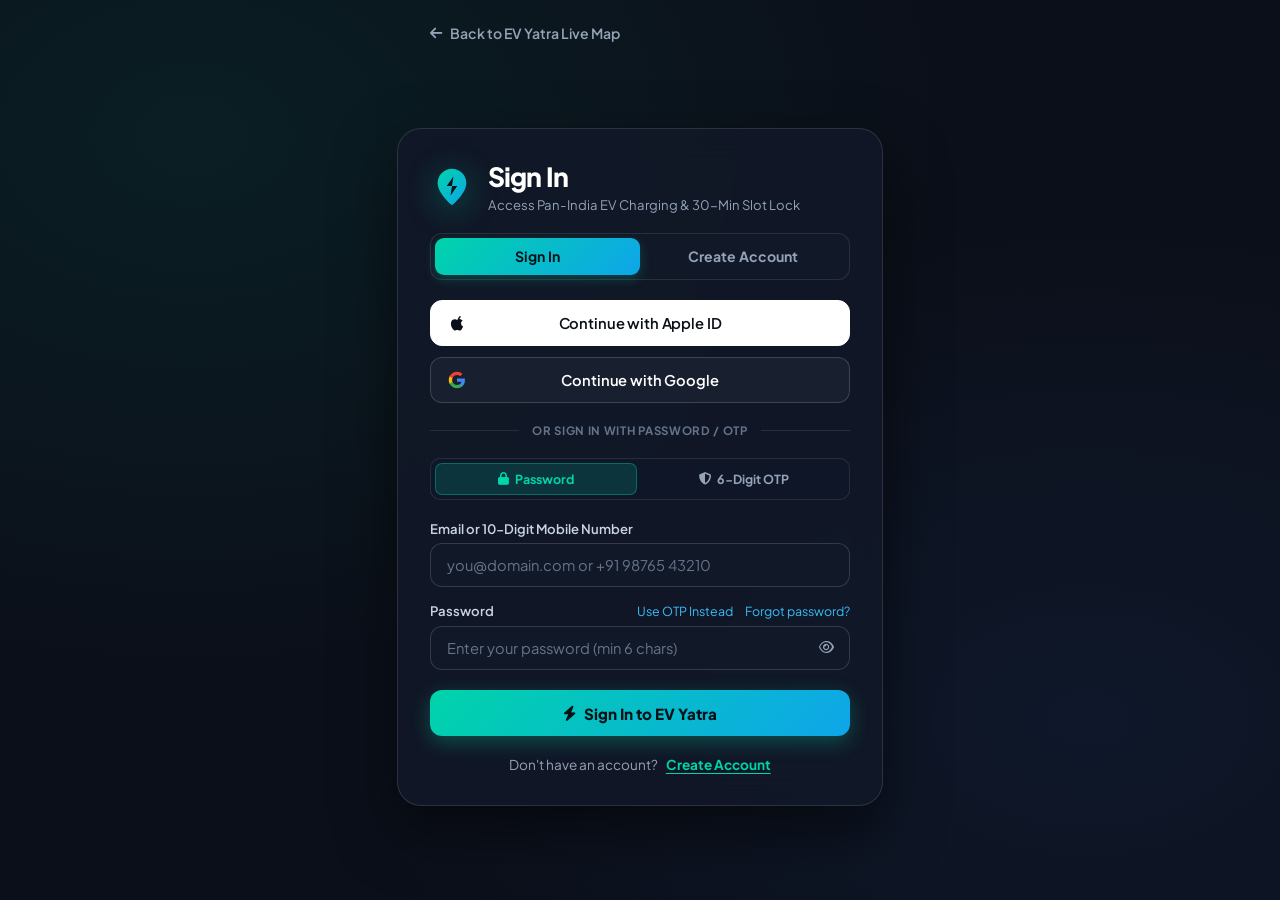
<file: docs/login.html>
<!DOCTYPE html>
<html lang="en">
<head>
  <meta charset="UTF-8" />
  <meta name="viewport" content="width=device-width, initial-scale=1.0, maximum-scale=1.0, user-scalable=no" />
  <title>Sign In / Create Account — EV Yatra</title>
  <meta name="description" content="Sign in or create your account on EV Yatra Smart EV Grid Platform" />
  <link rel="preconnect" href="https://fonts.googleapis.com" />
  <link rel="preconnect" href="https://fonts.gstatic.com" crossorigin />
  <link href="https://fonts.googleapis.com/css2?family=Plus+Jakarta+Sans:wght@400;500;600;700;800&family=Inter:wght@400;500;600;700&display=swap" rel="stylesheet" />
  <link rel="stylesheet" href="https://cdnjs.cloudflare.com/ajax/libs/font-awesome/6.4.0/css/all.min.css" />
  <!-- Favicon -->
  <link rel="icon" type="image/svg+xml" href="favicon.svg" />
  <link rel="shortcut icon" href="favicon.svg" />
  <link rel="alternate icon" href="data:image/svg+xml,<svg xmlns='http://www.w3.org/2000/svg' viewBox='0 0 64 64'><rect width='64' height='64' rx='16' fill='%230B0F19'/><circle cx='32' cy='32' r='26' fill='%2300D4AA'/><path d='M34 14 L22 34 L31 34 L30 50 L42 30 L33 30 Z' fill='%23041318'/></svg>" />
  <style>
    body.auth-page-body {
      margin: 0;
      padding: 0;
      min-height: 100vh;
      background-color: #0b0f19;
      background-image:
        radial-gradient(at 15% 15%, rgba(0, 212, 170, 0.08) 0px, transparent 50%),
        radial-gradient(at 85% 80%, rgba(59, 130, 246, 0.08) 0px, transparent 50%);
      color: #ffffff;
      font-family: 'Plus Jakarta Sans', -apple-system, BlinkMacSystemFont, 'Segoe UI', Roboto, sans-serif;
      display: flex;
      flex-direction: column;
      align-items: center;
      justify-content: center;
      box-sizing: border-box;
      padding: 1.5rem;
    }

    .auth-page-container {
      width: 100%;
      max-width: 420px;
      background: rgba(17, 24, 39, 0.9);
      border: 1px solid rgba(255, 255, 255, 0.12);
      border-radius: 24px;
      padding: 2rem;
      display: flex;
      flex-direction: column;
      margin: auto;
      box-shadow: 0 24px 60px rgba(0, 0, 0, 0.55);
      backdrop-filter: blur(16px);
    }

    .auth-nav-top {
      width: 100%;
      max-width: 420px;
      margin-bottom: 1rem;
      display: flex;
      justify-content: space-between;
      align-items: center;
    }

    .back-home-link {
      display: inline-flex;
      align-items: center;
      gap: 0.5rem;
      color: #94a3b8;
      text-decoration: none;
      font-size: 0.88rem;
      font-weight: 600;
      transition: color 0.2s ease;
    }

    .back-home-link:hover {
      color: #00d4aa;
    }

    .auth-header-row {
      display: flex;
      align-items: center;
      gap: 0.85rem;
      margin-bottom: 1.25rem;
    }

    .brand-gradient-logo {
      width: 44px;
      height: 44px;
      flex-shrink: 0;
    }

    .brand-gradient-logo svg {
      width: 100%;
      height: 100%;
      display: block;
      filter: drop-shadow(0 6px 16px rgba(0, 212, 170, 0.35));
    }

    .auth-page-title {
      font-size: 1.65rem;
      font-weight: 800;
      letter-spacing: -0.03em;
      color: #ffffff;
      margin: 0;
      line-height: 1.2;
    }

    .auth-page-subtitle {
      font-size: 0.82rem;
      color: #94a3b8;
      margin: 0.2rem 0 0 0;
    }

    /* Mode Tabs */
    .auth-mode-tabs {
      display: grid;
      grid-template-columns: 1fr 1fr;
      background: #111827;
      border: 1px solid rgba(255, 255, 255, 0.1);
      border-radius: 12px;
      padding: 4px;
      margin-bottom: 1.25rem;
    }

    .auth-mode-tab {
      background: transparent;
      border: none;
      color: #94a3b8;
      font-family: inherit;
      font-size: 0.88rem;
      font-weight: 700;
      padding: 0.6rem;
      border-radius: 9px;
      cursor: pointer;
      transition: all 0.2s ease;
    }

    .auth-mode-tab.active {
      background: linear-gradient(135deg, #00d4aa, #0ea5e9);
      color: #041318;
      box-shadow: 0 4px 12px rgba(0, 212, 170, 0.25);
    }

    /* Social Buttons Stack */
    .auth-oauth-stack {
      display: flex;
      flex-direction: column;
      gap: 0.7rem;
      width: 100%;
    }

    .oauth-pill-btn {
      width: 100%;
      height: 46px;
      border-radius: 12px;
      background: #181f2e;
      border: 1px solid rgba(255, 255, 255, 0.16);
      color: #ffffff;
      font-size: 0.92rem;
      font-weight: 600;
      font-family: inherit;
      display: flex;
      align-items: center;
      justify-content: center;
      position: relative;
      cursor: pointer;
      transition: all 0.2s ease;
      user-select: none;
      box-sizing: border-box;
      padding: 0 1rem;
    }

    .oauth-pill-btn:hover {
      background: #222b3d;
      border-color: rgba(255, 255, 255, 0.35);
      transform: translateY(-1px);
    }

    .oauth-pill-btn.apple-btn {
      background: #ffffff;
      color: #0b0f19;
      border-color: #ffffff;
    }

    .oauth-pill-btn.apple-btn:hover {
      background: #f1f5f9;
      box-shadow: 0 6px 20px rgba(255, 255, 255, 0.18);
    }

    .oauth-pill-icon {
      position: absolute;
      left: 16px;
      display: flex;
      align-items: center;
      justify-content: center;
      width: 20px;
      height: 20px;
    }

    .oauth-pill-text {
      text-align: center;
      letter-spacing: -0.01em;
    }

    /* Divider */
    .auth-divider-wrap {
      display: flex;
      align-items: center;
      margin: 1.25rem 0;
      width: 100%;
    }

    .auth-divider-line {
      flex: 1;
      height: 1px;
      background: rgba(255, 255, 255, 0.1);
    }

    .auth-divider-label {
      padding: 0 0.85rem;
      font-size: 0.72rem;
      font-weight: 700;
      color: #64748b;
      letter-spacing: 0.06em;
      text-transform: uppercase;
    }

    /* Form Fields */
    .auth-form-body {
      display: flex;
      flex-direction: column;
      gap: 0.95rem;
      width: 100%;
    }

    .auth-field-row {
      display: flex;
      flex-direction: column;
      gap: 0.4rem;
      width: 100%;
      text-align: left;
    }

    .auth-field-label {
      font-size: 0.82rem;
      font-weight: 600;
      color: #cbd5e1;
      margin: 0;
    }

    .auth-label-flex {
      display: flex;
      justify-content: space-between;
      align-items: center;
    }

    .auth-sub-link {
      color: #38bdf8;
      font-size: 0.78rem;
      text-decoration: none;
      cursor: pointer;
    }

    .auth-sub-link:hover {
      text-decoration: underline;
    }

    .auth-pill-input {
      width: 100%;
      height: 44px;
      border-radius: 12px;
      background: #111827;
      border: 1px solid rgba(255, 255, 255, 0.15);
      color: #ffffff;
      font-size: 0.92rem;
      font-family: inherit;
      padding: 0 1rem;
      box-sizing: border-box;
      outline: none;
      transition: all 0.2s ease;
    }

    .auth-pill-input::placeholder {
      color: #64748b;
    }

    .auth-pill-input:focus {
      border-color: #00d4aa;
      background: #151e30;
      box-shadow: 0 0 0 3px rgba(0, 212, 170, 0.2);
    }

    .auth-input-eye-wrap {
      position: relative;
      width: 100%;
    }

    .auth-eye-toggle {
      position: absolute;
      right: 12px;
      top: 50%;
      transform: translateY(-50%);
      background: transparent;
      border: none;
      color: #94a3b8;
      cursor: pointer;
      padding: 4px;
      display: flex;
      align-items: center;
      justify-content: center;
    }

    .auth-eye-toggle:hover {
      color: #ffffff;
    }

    /* Main Submit Button */
    .auth-main-submit-btn {
      width: 100%;
      height: 46px;
      border-radius: 12px;
      background: linear-gradient(135deg, #00d4aa, #0ea5e9);
      border: none;
      color: #041318;
      font-size: 0.95rem;
      font-weight: 800;
      font-family: inherit;
      cursor: pointer;
      display: flex;
      align-items: center;
      justify-content: center;
      gap: 0.5rem;
      margin-top: 0.35rem;
      transition: all 0.2s ease;
      box-shadow: 0 6px 20px rgba(0, 212, 170, 0.3);
    }

    .auth-main-submit-btn:hover {
      transform: translateY(-1px);
      box-shadow: 0 8px 25px rgba(0, 212, 170, 0.45);
    }

    .auth-main-submit-btn:disabled {
      opacity: 0.7;
      cursor: not-allowed;
    }

    /* Mode Switcher Link */
    .auth-toggle-note {
      text-align: center;
      margin-top: 1.25rem;
      font-size: 0.85rem;
      color: #94a3b8;
    }

    .auth-toggle-link {
      color: #00d4aa;
      font-weight: 700;
      text-decoration: underline;
      text-underline-offset: 3px;
      cursor: pointer;
      margin-left: 0.35rem;
    }

    /* Modal Backdrop */
    .account-picker-modal {
      position: fixed;
      inset: 0;
      background: rgba(0, 0, 0, 0.78);
      backdrop-filter: blur(8px);
      display: flex;
      align-items: center;
      justify-content: center;
      z-index: 9999;
      padding: 1rem;
    }

    .account-picker-card {
      background: #141b29;
      border: 1px solid rgba(255, 255, 255, 0.15);
      border-radius: 20px;
      width: 100%;
      max-width: 400px;
      padding: 1.5rem;
      box-shadow: 0 24px 60px rgba(0, 0, 0, 0.7);
      display: flex;
      flex-direction: column;
      gap: 1rem;
    }

    .picker-title {
      font-size: 1.15rem;
      font-weight: 800;
      color: #fff;
      margin: 0;
      display: flex;
      align-items: center;
      justify-content: space-between;
    }

    .toast-popup {
      position: fixed;
      bottom: 24px;
      left: 50%;
      transform: translateX(-50%);
      background: #1e293b;
      color: #ffffff;
      padding: 0.8rem 1.35rem;
      border-radius: 9999px;
      font-size: 0.88rem;
      font-weight: 600;
      box-shadow: 0 10px 30px rgba(0, 0, 0, 0.5);
      border: 1px solid rgba(0, 212, 170, 0.35);
      z-index: 10000;
      display: none;
    }

    /* Login Method Sub-Toggle (Password vs 6-Digit OTP) */
    .login-method-switch {
      display: grid;
      grid-template-columns: 1fr 1fr;
      gap: 6px;
      background: rgba(15, 23, 42, 0.85);
      border: 1px solid rgba(255, 255, 255, 0.1);
      border-radius: 10px;
      padding: 4px;
      margin-bottom: 0.25rem;
    }

    .login-method-btn {
      background: transparent;
      border: none;
      color: #94a3b8;
      font-family: inherit;
      font-size: 0.78rem;
      font-weight: 700;
      padding: 0.45rem 0.5rem;
      border-radius: 7px;
      cursor: pointer;
      display: flex;
      align-items: center;
      justify-content: center;
      gap: 0.4rem;
      transition: all 0.2s ease;
    }

    .login-method-btn.active {
      background: rgba(0, 212, 170, 0.16);
      color: #00d4aa;
      border: 1px solid rgba(0, 212, 170, 0.35);
    }

    /* 6-Digit OTP Boxes */
    .otp-digits-row {
      display: grid;
      grid-template-columns: repeat(6, 1fr);
      gap: 0.5rem;
      margin-top: 0.25rem;
    }

    .otp-digit-box {
      width: 100%;
      height: 48px;
      border-radius: 12px;
      background: #0f172a;
      border: 1.5px solid rgba(0, 212, 170, 0.3);
      color: #00d4aa;
      font-size: 1.25rem;
      font-weight: 800;
      text-align: center;
      font-family: 'Plus Jakarta Sans', monospace;
      outline: none;
      transition: all 0.2s ease;
      box-sizing: border-box;
    }

    .otp-digit-box:focus {
      border-color: #00d4aa;
      background: #152238;
      box-shadow: 0 0 0 3px rgba(0, 212, 170, 0.22);
      transform: translateY(-1px);
    }

    .otp-meta-bar {
      display: flex;
      justify-content: space-between;
      align-items: center;
      font-size: 0.76rem;
      color: #94a3b8;
      margin-top: 0.35rem;
    }

    /* Live SMS / Email OTP Push Notification Banner */
    .otp-push-banner {
      position: fixed;
      top: 18px;
      left: 50%;
      transform: translateX(-50%);
      width: 92%;
      max-width: 430px;
      background: linear-gradient(135deg, rgba(15, 23, 42, 0.98), rgba(17, 24, 39, 0.98));
      border: 1.5px solid #00d4aa;
      border-radius: 16px;
      padding: 0.9rem 1.1rem;
      box-shadow: 0 20px 50px rgba(0, 0, 0, 0.75), 0 0 25px rgba(0, 212, 170, 0.25);
      z-index: 10005;
      display: none;
      align-items: center;
      justify-content: space-between;
      gap: 0.85rem;
      animation: slideDownOtp 0.3s cubic-bezier(0.16, 1, 0.3, 1);
    }

    @keyframes slideDownOtp {
      from { opacity: 0; transform: translate(-50%, -20px); }
      to { opacity: 1; transform: translate(-50%, 0); }
    }
  </style>
</head>
<body class="auth-page-body">

  <!-- Live SMS / Email OTP Push Notification Banner -->
  <div id="otpPushBanner" class="otp-push-banner">
    <div style="display:flex;align-items:center;gap:0.75rem;">
      <div style="width:38px;height:38px;border-radius:10px;background:rgba(0,212,170,0.15);border:1px solid rgba(0,212,170,0.4);display:flex;align-items:center;justify-content:center;color:#00d4aa;font-size:1.1rem;flex-shrink:0;">
        <i class="fa-solid fa-comment-sms"></i>
      </div>
      <div>
        <div style="font-size:0.7rem;font-weight:800;text-transform:uppercase;letter-spacing:0.06em;color:#00d4aa;">
          EV-YATRA SECURITY OTP • NOW
        </div>
        <div style="font-size:0.84rem;color:#e2e8f0;margin-top:2px;">
          Your verification code is <strong id="otpPushCodeText" style="font-size:1.05rem;color:#fff;letter-spacing:2px;background:rgba(255,255,255,0.1);padding:1px 6px;border-radius:6px;">------</strong>
        </div>
      </div>
    </div>
    <div style="display:flex;align-items:center;gap:0.4rem;">
      <button type="button" id="btnAutoFillOtp" style="background:linear-gradient(135deg,#00d4aa,#0ea5e9);border:none;color:#041318;font-weight:800;font-size:0.75rem;padding:0.45rem 0.75rem;border-radius:8px;cursor:pointer;white-space:nowrap;">
        Auto-Fill
      </button>
      <button type="button" onclick="document.getElementById('otpPushBanner').style.display='none'" style="background:none;border:none;color:#64748b;cursor:pointer;font-size:0.95rem;padding:4px;">
        <i class="fa-solid fa-xmark"></i>
      </button>
    </div>
  </div>

  <div class="auth-nav-top">
    <a href="/" class="back-home-link">
      <i class="fa-solid fa-arrow-left"></i>
      <span>Back to EV Yatra Live Map</span>
    </a>
  </div>

  <div class="auth-page-container">
    <div class="auth-header-row">
      <div class="brand-gradient-logo">
        <svg viewBox="0 0 46 46" fill="none" xmlns="http://www.w3.org/2000/svg">
          <defs>
            <linearGradient id="logoFluidGrad" x1="0%" y1="0%" x2="100%" y2="100%">
              <stop offset="0%" stop-color="#00D4AA" />
              <stop offset="100%" stop-color="#0EA5E9" />
            </linearGradient>
          </defs>
          <path d="M23 4C14.7 4 8 10.7 8 19C8 28.5 20.3 39.8 21.8 41.2C22.5 41.8 23.5 41.8 24.2 41.2C25.7 39.8 38 28.5 38 19C38 10.7 31.3 4 23 4Z" fill="url(#logoFluidGrad)" />
          <path d="M24.5 12L17.5 22H23L21.5 32L28.5 22H23L24.5 12Z" fill="#041318" />
        </svg>
      </div>
      <div>
        <h1 class="auth-page-title" id="pageAuthTitle">Sign In</h1>
        <p class="auth-page-subtitle" id="pageAuthSubtitle">Access Pan-India EV Charging &amp; 30-Min Slot Lock</p>
      </div>
    </div>

    <!-- Mode Switcher Tabs -->
    <div class="auth-mode-tabs">
      <button type="button" class="auth-mode-tab active" id="tabLoginBtn" onclick="switchAuthMode('login')">Sign In</button>
      <button type="button" class="auth-mode-tab" id="tabSignupBtn" onclick="switchAuthMode('signup')">Create Account</button>
    </div>

    <!-- 1. OAuth Buttons Stack (Real Apple ID & Google) -->
    <div class="auth-oauth-stack">
      <!-- Continue with Apple ID -->
      <button type="button" class="oauth-pill-btn apple-btn" id="btnAppleAuth">
        <span class="oauth-pill-icon">
          <svg viewBox="0 0 24 24" width="18" height="18" fill="#0b0f19">
            <path d="M18.71 19.5c-.83 1.24-1.71 2.45-3.05 2.47-1.34.03-1.77-.79-3.29-.79-1.53 0-2 .77-3.27.82-1.31.05-2.3-1.32-3.14-2.53C4.25 17 2.94 12.45 4.7 9.39c.87-1.52 2.43-2.48 4.12-2.51 1.28-.02 2.5.87 3.29.87.78 0 2.26-1.07 3.81-.91.65.03 2.47.26 3.64 1.98-.09.06-2.17 1.28-2.15 3.81.03 3.02 2.65 4.03 2.68 4.04-.03.07-.42 1.44-1.38 2.83M15.97 5.66c.62-.75 1.04-1.8 1.01-2.85-.92.04-2.07.62-2.73 1.38-.58.66-1.1 1.72-1.03 2.76 1.03.08 2.12-.55 2.75-1.29z"/>
          </svg>
        </span>
        <span class="oauth-pill-text">Continue with Apple ID</span>
      </button>

      <!-- Continue with Google -->
      <button type="button" class="oauth-pill-btn" id="btnGoogleAuth">
        <span class="oauth-pill-icon">
          <svg viewBox="0 0 24 24" width="18" height="18">
            <path fill="#4285F4" d="M22.56 12.25c0-.78-.07-1.53-.2-2.25H12v4.26h5.92c-.26 1.37-1.04 2.53-2.21 3.31v2.77h3.57c2.08-1.92 3.28-4.74 3.28-8.09z"/>
            <path fill="#34A853" d="M12 23c2.97 0 5.46-.98 7.28-2.66l-3.57-2.77c-.98.66-2.23 1.06-3.71 1.06-2.86 0-5.29-1.93-6.16-4.53H2.18v2.84C3.99 20.53 7.7 23 12 23z"/>
            <path fill="#FBBC05" d="M5.84 14.09c-.22-.66-.35-1.36-.35-2.09s.13-1.43.35-2.09V7.06H2.18C1.43 8.55 1 10.22 1 12s.43 3.45 1.18 4.94l2.85-2.22.81-.63z"/>
            <path fill="#EA4335" d="M12 5.38c1.62 0 3.06.56 4.21 1.64l3.15-3.15C17.45 2.09 14.97 1 12 1 7.7 1 3.99 3.47 2.18 7.06l3.66 2.84c.87-2.6 3.3-4.52 6.16-4.52z"/>
          </svg>
        </span>
        <span class="oauth-pill-text">Continue with Google</span>
      </button>
    </div>

    <!-- 2. OR Divider -->
    <div class="auth-divider-wrap">
      <div class="auth-divider-line"></div>
      <span class="auth-divider-label" id="dividerLabelText">OR SIGN IN WITH PASSWORD / OTP</span>
      <div class="auth-divider-line"></div>
    </div>

    <!-- 3. Form -->
    <form id="standaloneAuthForm" class="auth-form-body">
      <!-- Login Sub-Method Switch (Password vs 6-Digit OTP) -->
      <div class="login-method-switch" id="loginMethodSwitch">
        <button type="button" class="login-method-btn active" id="btnMethodPassword" onclick="setLoginSubMethod('password')">
          <i class="fa-solid fa-lock"></i> Password
        </button>
        <button type="button" class="login-method-btn" id="btnMethodOtp" onclick="setLoginSubMethod('otp')">
          <i class="fa-solid fa-shield-halved"></i> 6-Digit OTP
        </button>
      </div>

      <!-- Full Name (Visible in Sign Up mode) -->
      <div class="auth-field-row" id="rowNameField" style="display: none;">
        <label class="auth-field-label" for="inputName">Full Name</label>
        <input type="text" id="inputName" class="auth-pill-input" placeholder="Enter your full name" autocomplete="name" />
      </div>

      <!-- Email / Mobile Field -->
      <div class="auth-field-row">
        <label class="auth-field-label" for="inputEmail" id="lblIdentifier">Email or 10-Digit Mobile Number</label>
        <input type="text" id="inputEmail" class="auth-pill-input" placeholder="you@domain.com or +91 98765 43210" required autocomplete="username" />
      </div>

      <!-- Phone Field (Visible in Sign Up mode) -->
      <div class="auth-field-row" id="rowPhoneField" style="display: none;">
        <label class="auth-field-label" for="inputPhone">Mobile Number</label>
        <input type="tel" id="inputPhone" class="auth-pill-input" placeholder="+91 98765 43210" autocomplete="tel" />
      </div>

      <!-- Password Field -->
      <div class="auth-field-row" id="rowPasswordField">
        <div class="auth-label-flex">
          <label class="auth-field-label" for="inputPassword" id="lblPassword">Password</label>
          <div style="display:flex;gap:0.75rem;">
            <a href="#" class="auth-sub-link" id="linkQuickOtp" onclick="event.preventDefault(); setLoginSubMethod('otp');">Use OTP Instead</a>
            <a href="#" class="auth-sub-link" id="linkForgotPassword" onclick="event.preventDefault(); openResetPasswordModal();">Forgot password?</a>
          </div>
        </div>
        <div class="auth-input-eye-wrap">
          <input type="password" id="inputPassword" class="auth-pill-input" placeholder="Enter your password (min 6 chars)" autocomplete="current-password" />
          <button type="button" class="auth-eye-toggle" id="btnTogglePasswordEye" title="Show/Hide Password">
            <i class="fa-regular fa-eye"></i>
          </button>
        </div>
      </div>

      <!-- 6-Digit OTP Verification Section (Visible in OTP mode after sending OTP) -->
      <div class="auth-field-row" id="rowOtpVerification" style="display: none;">
        <div class="auth-label-flex">
          <label class="auth-field-label">Enter 6-Digit Verification OTP</label>
          <span id="otpCountdownBadge" style="font-size:0.75rem;color:#00d4aa;font-weight:700;">05:00</span>
        </div>
        <div class="otp-digits-row" id="loginOtpDigitsContainer">
          <input type="text" maxlength="1" inputmode="numeric" class="otp-digit-box" data-otp-idx="0" />
          <input type="text" maxlength="1" inputmode="numeric" class="otp-digit-box" data-otp-idx="1" />
          <input type="text" maxlength="1" inputmode="numeric" class="otp-digit-box" data-otp-idx="2" />
          <input type="text" maxlength="1" inputmode="numeric" class="otp-digit-box" data-otp-idx="3" />
          <input type="text" maxlength="1" inputmode="numeric" class="otp-digit-box" data-otp-idx="4" />
          <input type="text" maxlength="1" inputmode="numeric" class="otp-digit-box" data-otp-idx="5" />
        </div>
        <div class="otp-meta-bar">
          <span id="otpSentToHint">Code sent to your mobile/email</span>
          <a href="#" class="auth-sub-link" onclick="event.preventDefault(); requestLoginOtp(true);">Resend OTP</a>
        </div>
      </div>

      <!-- EV Model & Plate Fields (Visible in Sign Up mode) -->
      <div id="rowVehicleField" style="display: none; grid-template-columns: 1fr 1fr; gap: 0.7rem;">
        <div class="auth-field-row">
          <label class="auth-field-label" for="inputVehicle">EV Model</label>
          <input type="text" id="inputVehicle" class="auth-pill-input" placeholder="Tata Nexon EV Max" />
        </div>
        <div class="auth-field-row">
          <label class="auth-field-label" for="inputVehicleNumber">License Plate</label>
          <input type="text" id="inputVehicleNumber" class="auth-pill-input" placeholder="DL 01 EV 1234" style="text-transform:uppercase;" />
        </div>
      </div>

      <!-- Submit Button -->
      <button type="submit" class="auth-main-submit-btn" id="btnContinueSubmit">
        <i class="fa-solid fa-bolt"></i>
        <span id="btnContinueText">Sign In to EV Yatra</span>
      </button>
    </form>

    <!-- 4. Mode Switcher Link -->
    <div class="auth-toggle-note">
      <span id="txtTogglePrompt">Don't have an account?</span>
      <a href="#" class="auth-toggle-link" id="linkToggleAuthMode">Create Account</a>
    </div>
  </div>

  <!-- Real Apple ID & Google Sign-In Modal -->
  <div id="accountPickerModal" class="account-picker-modal" style="display: none;">
    <div class="account-picker-card">
      <div class="picker-title">
        <span id="pickerProviderTitle"><i class="fa-brands fa-apple"></i> Sign in with Apple ID</span>
        <button type="button" onclick="closeAccountPicker()" style="background:none;border:none;color:#94a3b8;cursor:pointer;font-size:1.1rem;">
          <i class="fa-solid fa-xmark"></i>
        </button>
      </div>

      <p id="oauthModalDescription" style="font-size:0.82rem;color:#94a3b8;margin:0;">
        Enter your Apple ID credentials to sign in or link your EV Yatra account.
      </p>

      <form id="oauthCustomForm" style="display:flex;flex-direction:column;gap:0.8rem;">
        <div class="auth-field-row">
          <label class="auth-field-label" id="oauthEmailLabel" for="oauthEmailInput">Apple ID (iCloud or Email)</label>
          <input type="email" id="oauthEmailInput" class="auth-pill-input" placeholder="name@icloud.com" required />
        </div>
        <div class="auth-field-row">
          <label class="auth-field-label" for="oauthNameInput">Full Name (for new accounts)</label>
          <input type="text" id="oauthNameInput" class="auth-pill-input" placeholder="Your Full Name" />
        </div>
        <div class="auth-field-row" id="oauthPasswordRow">
          <label class="auth-field-label" id="oauthPassLabel" for="oauthPasswordInput">Password</label>
          <input type="password" id="oauthPasswordInput" class="auth-pill-input" placeholder="Enter your account password" required />
        </div>
        <button type="submit" class="auth-main-submit-btn" id="oauthSubmitBtn">
          <i class="fa-solid fa-arrow-right-to-bracket"></i>
          <span id="oauthSubmitBtnText">Sign In with Apple ID</span>
        </button>
      </form>
    </div>
  </div>

  <!-- Real OTP-Verified Password Reset Modal -->
  <div id="resetPasswordModal" class="account-picker-modal" style="display: none;">
    <div class="account-picker-card">
      <div class="picker-title">
        <span><i class="fa-solid fa-key" style="color:#00d4aa;"></i> Reset Password via OTP</span>
        <button type="button" onclick="closeResetPasswordModal()" style="background:none;border:none;color:#94a3b8;cursor:pointer;font-size:1.1rem;">
          <i class="fa-solid fa-xmark"></i>
        </button>
      </div>
      <p style="font-size:0.82rem;color:#94a3b8;margin:0;">
        Enter your registered Email or Mobile Number to receive a 6-digit verification OTP and set a new password.
      </p>
      <form id="resetPasswordForm" style="display:flex;flex-direction:column;gap:0.8rem;">
        <div class="auth-field-row">
          <label class="auth-field-label" for="resetEmailInput">Registered Email or Mobile</label>
          <div style="display:flex;gap:0.5rem;">
            <input type="text" id="resetEmailInput" class="auth-pill-input" placeholder="you@domain.com or +91 98765 43210" required style="flex:1;" />
            <button type="button" id="btnSendResetOtp" onclick="sendResetPasswordOtp()" style="background:rgba(0,212,170,0.16);border:1px solid #00d4aa;color:#00d4aa;font-weight:700;font-size:0.78rem;padding:0 0.85rem;border-radius:10px;cursor:pointer;white-space:nowrap;">
              Send OTP
            </button>
          </div>
        </div>
        <div class="auth-field-row" id="resetOtpRow" style="display:none;">
          <label class="auth-field-label" for="resetOtpInput">6-Digit OTP Code</label>
          <input type="text" id="resetOtpInput" maxlength="6" inputmode="numeric" class="auth-pill-input" placeholder="Enter 6-digit OTP" style="letter-spacing:4px;font-weight:800;color:#00d4aa;" />
        </div>
        <div class="auth-field-row">
          <label class="auth-field-label" for="resetNewPassInput">New Password (min 6 chars)</label>
          <input type="password" id="resetNewPassInput" class="auth-pill-input" placeholder="Enter new password" required />
        </div>
        <button type="submit" class="auth-main-submit-btn">
          <i class="fa-solid fa-check-circle"></i>
          <span>Verify OTP &amp; Update Password</span>
        </button>
      </form>
    </div>
  </div>

  <!-- Toast Message -->
  <div id="toastPopup" class="toast-popup"></div>

  <script>
    let currentMode = 'login';
    let loginSubMethod = 'password'; // 'password' | 'otp'
    let otpStepSent = false;
    let otpTimerInterval = null;
    let activeOAuthProvider = 'apple';

    const pageAuthTitle = document.getElementById('pageAuthTitle');
    const pageAuthSubtitle = document.getElementById('pageAuthSubtitle');
    const tabLoginBtn = document.getElementById('tabLoginBtn');
    const tabSignupBtn = document.getElementById('tabSignupBtn');
    const form = document.getElementById('standaloneAuthForm');
    const inputEmail = document.getElementById('inputEmail');
    const inputPassword = document.getElementById('inputPassword');
    const inputName = document.getElementById('inputName');
    const inputPhone = document.getElementById('inputPhone');
    const inputVehicle = document.getElementById('inputVehicle');
    const inputVehicleNumber = document.getElementById('inputVehicleNumber');
    const rowNameField = document.getElementById('rowNameField');
    const rowPhoneField = document.getElementById('rowPhoneField');
    const rowPasswordField = document.getElementById('rowPasswordField');
    const rowOtpVerification = document.getElementById('rowOtpVerification');
    const rowVehicleField = document.getElementById('rowVehicleField');
    const loginMethodSwitch = document.getElementById('loginMethodSwitch');
    const btnContinueSubmit = document.getElementById('btnContinueSubmit');
    const btnContinueText = document.getElementById('btnContinueText');
    const txtTogglePrompt = document.getElementById('txtTogglePrompt');
    const linkToggleAuthMode = document.getElementById('linkToggleAuthMode');
    const btnTogglePasswordEye = document.getElementById('btnTogglePasswordEye');

    function showToast(msg) {
      const t = document.getElementById('toastPopup');
      t.innerText = msg;
      t.style.display = 'block';
      setTimeout(() => { t.style.display = 'none'; }, 4000);
    }

    // Wire 6-digit OTP box auto-advance and paste
    const otpBoxes = Array.from(document.querySelectorAll('#loginOtpDigitsContainer .otp-digit-box'));
    otpBoxes.forEach((box, idx) => {
      box.addEventListener('input', (e) => {
        const val = e.target.value.replace(/\D/g, '');
        e.target.value = val.slice(-1);
        if (val && idx < otpBoxes.length - 1) {
          otpBoxes[idx + 1].focus();
        }
      });
      box.addEventListener('keydown', (e) => {
        if (e.key === 'Backspace' && !box.value && idx > 0) {
          otpBoxes[idx - 1].focus();
        }
      });
      box.addEventListener('paste', (e) => {
        e.preventDefault();
        const pasted = (e.clipboardData.getData('text') || '').replace(/\D/g, '').slice(0, 6);
        pasted.split('').forEach((ch, i) => {
          if (otpBoxes[i]) otpBoxes[i].value = ch;
        });
        if (pasted.length === 6) otpBoxes[5].focus();
      });
    });

    function getEnteredLoginOtp() {
      return otpBoxes.map(b => b.value.trim()).join('');
    }

    function fillLoginOtpBoxes(code) {
      const digits = String(code || '').replace(/\D/g, '').slice(0, 6);
      digits.split('').forEach((ch, i) => {
        if (otpBoxes[i]) otpBoxes[i].value = ch;
      });
    }

    function showOtpPushNotification(code, targetBoxType) {
      const banner = document.getElementById('otpPushBanner');
      const codeEl = document.getElementById('otpPushCodeText');
      const autoBtn = document.getElementById('btnAutoFillOtp');
      codeEl.innerText = code;
      banner.style.display = 'flex';
      autoBtn.onclick = () => {
        if (targetBoxType === 'reset') {
          const resetInp = document.getElementById('resetOtpInput');
          if (resetInp) resetInp.value = code;
        } else {
          fillLoginOtpBoxes(code);
        }
        banner.style.display = 'none';
        showToast('6-Digit OTP auto-filled!');
      };
    }

    function startOtpCountdown(seconds) {
      if (otpTimerInterval) clearInterval(otpTimerInterval);
      let remaining = seconds;
      const badge = document.getElementById('otpCountdownBadge');
      const tick = () => {
        const m = String(Math.floor(remaining / 60)).padStart(2, '0');
        const s = String(remaining % 60).padStart(2, '0');
        if (badge) badge.innerText = `${m}:${s}`;
        if (remaining <= 0) {
          clearInterval(otpTimerInterval);
          if (badge) badge.innerText = 'Expired';
        }
        remaining--;
      };
      tick();
      otpTimerInterval = setInterval(tick, 1000);
    }

    function setLoginSubMethod(method) {
      loginSubMethod = method;
      otpStepSent = false;
      document.getElementById('btnMethodPassword').classList.toggle('active', method === 'password');
      document.getElementById('btnMethodOtp').classList.toggle('active', method === 'otp');

      if (method === 'otp') {
        rowPasswordField.style.display = 'none';
        rowOtpVerification.style.display = 'none';
        inputPassword.required = false;
        btnContinueText.innerText = 'Send 6-Digit OTP';
      } else {
        rowPasswordField.style.display = 'flex';
        rowOtpVerification.style.display = 'none';
        inputPassword.required = true;
        btnContinueText.innerText = 'Sign In to EV Yatra';
      }
    }

    async function requestLoginOtp(isResend = false) {
      const identifier = inputEmail.value.trim();
      if (!identifier) {
        showToast('Please enter your Email Address or 10-digit Mobile Number first.');
        inputEmail.focus();
        return;
      }
      btnContinueSubmit.disabled = true;
      btnContinueText.innerHTML = '<i class="fa-solid fa-spinner fa-spin"></i> Sending 6-Digit OTP...';

      try {
        const res = await fetch('/api/auth/send-otp', {
          method: 'POST',
          headers: { 'Content-Type': 'application/json' },
          body: JSON.stringify({ identifier, purpose: 'login' })
        });
        const data = await res.json();
        btnContinueSubmit.disabled = false;
        if (data.success) {
          otpStepSent = true;
          rowOtpVerification.style.display = 'flex';
          document.getElementById('otpSentToHint').innerText = `OTP sent to ${identifier}`;
          btnContinueText.innerText = 'Verify 6-Digit OTP & Sign In';
          otpBoxes.forEach(b => b.value = '');
          otpBoxes[0].focus();
          startOtpCountdown(data.expires_in_seconds || 300);
          if (data.otp_code) {
            showOtpPushNotification(data.otp_code, 'login');
          }
          showToast(isResend ? 'New 6-digit OTP sent!' : data.message);
        } else {
          btnContinueText.innerText = 'Send 6-Digit OTP';
          showToast(data.error || 'Could not send OTP.');
        }
      } catch (err) {
        btnContinueSubmit.disabled = false;
        btnContinueText.innerText = 'Send 6-Digit OTP';
        showToast('Network error while sending OTP.');
      }
    }

    function switchAuthMode(mode) {
      currentMode = mode;
      if (mode === 'signup') {
        tabLoginBtn.classList.remove('active');
        tabSignupBtn.classList.add('active');
        pageAuthTitle.innerText = 'Create Account';
        pageAuthSubtitle.innerText = 'Register your EV profile on EV Yatra';
        loginMethodSwitch.style.display = 'none';
        rowNameField.style.display = 'flex';
        rowPhoneField.style.display = 'flex';
        rowPasswordField.style.display = 'flex';
        rowOtpVerification.style.display = 'none';
        rowVehicleField.style.display = 'grid';
        inputName.required = true;
        inputPhone.required = true;
        inputPassword.required = true;
        btnContinueText.innerText = 'Create Account';
        txtTogglePrompt.innerText = 'Already have an account?';
        linkToggleAuthMode.innerText = 'Sign In';
        inputName.focus();
      } else {
        tabSignupBtn.classList.remove('active');
        tabLoginBtn.classList.add('active');
        pageAuthTitle.innerText = 'Sign In';
        pageAuthSubtitle.innerText = 'Access Pan-India EV Charging & 30-Min Slot Lock';
        loginMethodSwitch.style.display = 'grid';
        rowNameField.style.display = 'none';
        rowPhoneField.style.display = 'none';
        rowVehicleField.style.display = 'none';
        inputName.required = false;
        inputPhone.required = false;
        setLoginSubMethod(loginSubMethod);
        txtTogglePrompt.innerText = "Don't have an account?";
        linkToggleAuthMode.innerText = 'Create Account';
      }
    }

    if (new URLSearchParams(window.location.search).get('mode') === 'signup') {
      switchAuthMode('signup');
    }

    linkToggleAuthMode.addEventListener('click', (e) => {
      e.preventDefault();
      switchAuthMode(currentMode === 'login' ? 'signup' : 'login');
    });

    btnTogglePasswordEye.addEventListener('click', () => {
      const isPass = inputPassword.type === 'password';
      inputPassword.type = isPass ? 'text' : 'password';
      btnTogglePasswordEye.innerHTML = isPass ? '<i class="fa-regular fa-eye-slash"></i>' : '<i class="fa-regular fa-eye"></i>';
    });

    // Form submission (Real Sign In with Password, Sign In with 6-Digit OTP, or Sign Up)
    form.addEventListener('submit', async (e) => {
      e.preventDefault();
      const email = inputEmail.value.trim();

      // Handle 6-Digit OTP Login Mode
      if (currentMode === 'login' && loginSubMethod === 'otp') {
        if (!otpStepSent) {
          await requestLoginOtp(false);
          return;
        }
        const otpCode = getEnteredLoginOtp();
        if (otpCode.length !== 6) {
          showToast('Please enter the complete 6-digit OTP code.');
          return;
        }
        btnContinueSubmit.disabled = true;
        btnContinueText.innerHTML = '<i class="fa-solid fa-spinner fa-spin"></i> Verifying OTP...';
        try {
          const res = await fetch('/api/auth/verify-otp', {
            method: 'POST',
            headers: { 'Content-Type': 'application/json' },
            body: JSON.stringify({ identifier: email, otp_code: otpCode, purpose: 'login' })
          });
          const data = await res.json();
          if (data.success && data.user) {
            localStorage.setItem('ev_yatra_auth_user', JSON.stringify(data.user));
            showToast('OTP Verified! Signed in as ' + data.user.name);
            setTimeout(() => { window.location.href = '/'; }, 600);
          } else {
            btnContinueSubmit.disabled = false;
            btnContinueText.innerText = 'Verify 6-Digit OTP & Sign In';
            showToast(data.error || 'Invalid OTP code.');
          }
        } catch (err) {
          btnContinueSubmit.disabled = false;
          btnContinueText.innerText = 'Verify 6-Digit OTP & Sign In';
          showToast('Network error verifying OTP.');
        }
        return;
      }

      const password = inputPassword.value.trim();
      if (!email || !password) {
        showToast('Please enter your email/phone and password.');
        return;
      }

      if (currentMode === 'signup') {
        const name = inputName.value.trim();
        const phone = inputPhone.value.trim();
        const vehicle = inputVehicle.value.trim() || 'Tata Nexon EV Max';
        const vehicleNumber = (inputVehicleNumber.value || '').trim().toUpperCase() || 'IND EV 2026';

        if (!name || !phone) {
          showToast('Please enter your full name and mobile number.');
          return;
        }
        if (password.length < 6) {
          showToast('Password must be at least 6 characters.');
          inputPassword.focus();
          return;
        }

        btnContinueSubmit.disabled = true;
        btnContinueText.innerHTML = '<i class="fa-solid fa-spinner fa-spin"></i> Creating Account...';

        try {
          const res = await fetch('/api/auth/signup', {
            method: 'POST',
            headers: { 'Content-Type': 'application/json' },
            body: JSON.stringify({
              name,
              email,
              phone,
              password,
              vehicle_model: vehicle,
              vehicle_number: vehicleNumber
            })
          });
          const data = await res.json();
          if (data.success && data.user) {
            localStorage.setItem('ev_yatra_auth_user', JSON.stringify(data.user));
            showToast('Account created! Welcome, ' + data.user.name + '!');
            setTimeout(() => { window.location.href = '/'; }, 650);
          } else {
            btnContinueSubmit.disabled = false;
            btnContinueText.innerText = 'Create Account';
            showToast(data.error || 'Registration failed.');
          }
        } catch (err) {
          btnContinueSubmit.disabled = false;
          btnContinueText.innerText = 'Create Account';
          showToast('Network error during registration.');
        }
        return;
      }

      // Sign In with Password Mode
      btnContinueSubmit.disabled = true;
      btnContinueText.innerHTML = '<i class="fa-solid fa-spinner fa-spin"></i> Signing In...';

      try {
        const res = await fetch('/api/auth/login', {
          method: 'POST',
          headers: { 'Content-Type': 'application/json' },
          body: JSON.stringify({ email_or_phone: email, password })
        });
        const data = await res.json();
        if (data.success && data.user) {
          localStorage.setItem('ev_yatra_auth_user', JSON.stringify(data.user));
          showToast('Signed in as ' + data.user.name + '! Redirecting...');
          setTimeout(() => { window.location.href = '/'; }, 600);
        } else {
          btnContinueSubmit.disabled = false;
          btnContinueText.innerText = 'Sign In to EV Yatra';
          showToast(data.error || 'Incorrect email/phone or password.');
        }
      } catch (err) {
        btnContinueSubmit.disabled = false;
        btnContinueText.innerText = 'Sign In to EV Yatra';
        showToast('Network error during login.');
      }
    });

    // Real Apple ID & Google OAuth Flow
    function openOAuthModal(provider) {
      activeOAuthProvider = provider.toLowerCase();
      const modal = document.getElementById('accountPickerModal');
      const title = document.getElementById('pickerProviderTitle');
      const desc = document.getElementById('oauthModalDescription');
      const emailLabel = document.getElementById('oauthEmailLabel');
      const emailInput = document.getElementById('oauthEmailInput');
      const passLabel = document.getElementById('oauthPassLabel');
      const submitBtnText = document.getElementById('oauthSubmitBtnText');

      if (activeOAuthProvider === 'apple') {
        title.innerHTML = `<i class="fa-brands fa-apple"></i> Sign in with Apple ID`;
        desc.innerText = 'Enter your Apple ID email and password to sign in or create your linked EV Yatra account.';
        emailLabel.innerText = 'Apple ID (iCloud or Email)';
        emailInput.placeholder = 'yourname@icloud.com';
        passLabel.innerText = 'Apple ID Password';
        submitBtnText.innerText = 'Continue with Apple ID';
      } else {
        title.innerHTML = `<i class="fa-brands fa-google"></i> Sign in with Google`;
        desc.innerText = 'Enter your Google Account email and password to sign in or link your EV Yatra account.';
        emailLabel.innerText = 'Google Email Address';
        emailInput.placeholder = 'yourname@gmail.com';
        passLabel.innerText = 'Google Account Password';
        submitBtnText.innerText = 'Continue with Google';
      }

      modal.style.display = 'flex';
      emailInput.focus();
    }

    function closeAccountPicker() {
      document.getElementById('accountPickerModal').style.display = 'none';
    }

    document.getElementById('oauthCustomForm').addEventListener('submit', async (e) => {
      e.preventDefault();
      const email = document.getElementById('oauthEmailInput').value.trim();
      const name = document.getElementById('oauthNameInput').value.trim() || email.split('@')[0];
      const password = document.getElementById('oauthPasswordInput').value.trim();
      const color = activeOAuthProvider === 'apple' ? '#0ea5e9' : '#4285F4';
      const label = activeOAuthProvider === 'apple' ? 'Apple ID' : 'Google';
      const endpoint = activeOAuthProvider === 'apple' ? '/api/auth/apple' : '/api/auth/google';

      if (!email || !password || password.length < 4) {
        showToast(`Please enter your ${label} email and valid password.`);
        return;
      }

      try {
        const res = await fetch(endpoint, {
          method: 'POST',
          headers: { 'Content-Type': 'application/json' },
          body: JSON.stringify({ provider: activeOAuthProvider, email, name, avatar_color: color, password })
        });
        const data = await res.json();
        if (data.success && data.user) {
          closeAccountPicker();
          localStorage.setItem('ev_yatra_auth_user', JSON.stringify(data.user));
          showToast(`Signed in as ${data.user.name} via ${label}!`);
          setTimeout(() => { window.location.href = '/'; }, 650);
        } else {
          showToast(data.error || 'Authentication failed.');
        }
      } catch (err) {
        showToast('Network error during authentication.');
      }
    });

    document.getElementById('btnAppleAuth').addEventListener('click', () => openOAuthModal('apple'));
    document.getElementById('btnGoogleAuth').addEventListener('click', () => openOAuthModal('google'));

    // Real OTP-Verified Password Reset Flow
    function openResetPasswordModal() {
      const emailVal = inputEmail.value.trim();
      if (emailVal) {
        document.getElementById('resetEmailInput').value = emailVal;
      }
      document.getElementById('resetPasswordModal').style.display = 'flex';
    }

    function closeResetPasswordModal() {
      document.getElementById('resetPasswordModal').style.display = 'none';
    }

    async function sendResetPasswordOtp() {
      const identifier = document.getElementById('resetEmailInput').value.trim();
      if (!identifier) {
        showToast('Please enter your registered Email or Mobile Number.');
        return;
      }
      const btn = document.getElementById('btnSendResetOtp');
      btn.disabled = true;
      btn.innerText = 'Sending...';
      try {
        const res = await fetch('/api/auth/send-otp', {
          method: 'POST',
          headers: { 'Content-Type': 'application/json' },
          body: JSON.stringify({ identifier, purpose: 'reset' })
        });
        const data = await res.json();
        btn.disabled = false;
        btn.innerText = 'Resend OTP';
        if (data.success) {
          document.getElementById('resetOtpRow').style.display = 'flex';
          document.getElementById('resetOtpInput').focus();
          if (data.otp_code) {
            showOtpPushNotification(data.otp_code, 'reset');
          }
          showToast(data.message);
        } else {
          showToast(data.error || 'Could not send reset OTP.');
        }
      } catch (err) {
        btn.disabled = false;
        btn.innerText = 'Send OTP';
        showToast('Network error sending OTP.');
      }
    }

    document.getElementById('resetPasswordForm').addEventListener('submit', async (e) => {
      e.preventDefault();
      const email = document.getElementById('resetEmailInput').value.trim();
      const otp_code = document.getElementById('resetOtpInput').value.trim();
      const new_password = document.getElementById('resetNewPassInput').value.trim();

      if (!otp_code || otp_code.length !== 6) {
        showToast('Please click "Send OTP" and enter the 6-digit OTP code first.');
        return;
      }

      try {
        const res = await fetch('/api/auth/reset-password', {
          method: 'POST',
          headers: { 'Content-Type': 'application/json' },
          body: JSON.stringify({ email, otp_code, new_password })
        });
        const data = await res.json();
        if (data.success) {
          closeResetPasswordModal();
          setLoginSubMethod('password');
          inputEmail.value = email;
          inputPassword.value = '';
          inputPassword.focus();
          showToast(data.message || 'Password updated! Please sign in.');
        } else {
          showToast(data.error || 'Could not reset password.');
        }
      } catch (err) {
        showToast('Network error while resetting password.');
      }
    });
  </script>
</body>
</html>
</file>
